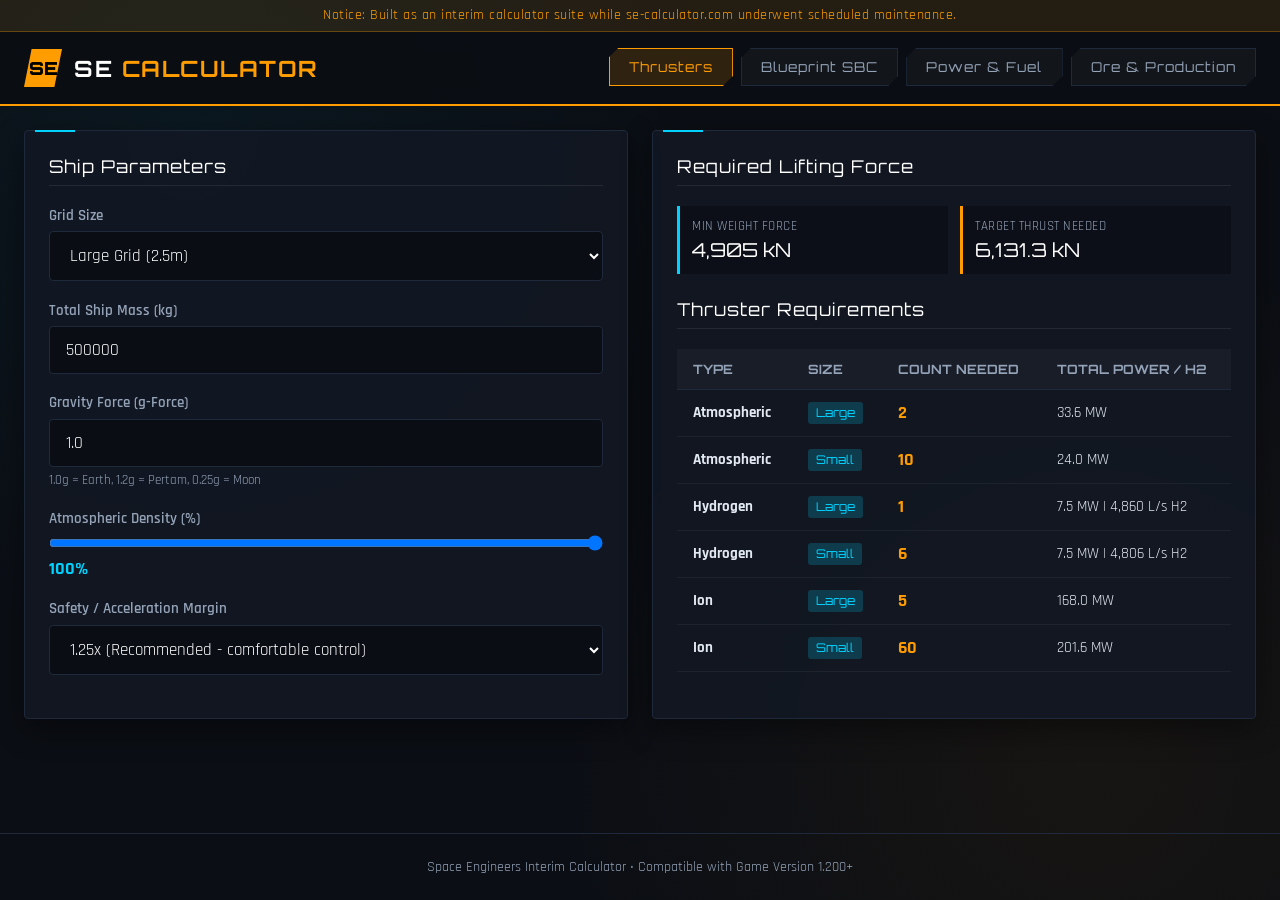
<file: index.htm>
<!DOCTYPE html>
<html lang="en">
<head>
    <meta charset="UTF-8">
    <meta name="viewport" content="width=device-width, initial-scale=1.0">
    <title>Space Engineers Calculator & Blueprint Analyzer</title>
    <link rel="preconnect" href="https://fonts.googleapis.com">
    <link rel="preconnect" href="https://fonts.gstatic.com" crossorigin>
    <link href="https://fonts.googleapis.com/css2?family=Orbitron:wght@400;600;800&family=Rajdhani:wght@500;600;700&display=swap" rel="stylesheet">
    <style>
        :root {
            --bg-dark: #0b0e14;
            --panel-bg: rgba(18, 24, 36, 0.85);
            --panel-border: #1e293b;
            --accent-orange: #ff9d00;
            --accent-cyan: #00d2ff;
            --accent-green: #10b981;
            --accent-red: #ef4444;
            --text-main: #e2e8f0;
            --text-muted: #94a3b8;
            --font-header: 'Orbitron', sans-serif;
            --font-body: 'Rajdhani', sans-serif;
        }

        * {
            box-sizing: border-box;
            margin: 0;
            padding: 0;
        }

        body {
            background-color: var(--bg-dark);
            background-image: 
                radial-gradient(circle at 15% 15%, rgba(0, 210, 255, 0.05) 0%, transparent 40%),
                radial-gradient(circle at 85% 85%, rgba(255, 157, 0, 0.05) 0%, transparent 40%);
            color: var(--text-main);
            font-family: var(--font-body);
            font-size: 18px;
            min-height: 100vh;
            display: flex;
            flex-direction: column;
        }

        /* Notice Banner */
        .interim-banner {
            background: rgba(255, 157, 0, 0.1);
            border-bottom: 1px solid rgba(255, 157, 0, 0.3);
            color: var(--accent-orange);
            text-align: center;
            padding: 0.4rem 1rem;
            font-size: 0.85rem;
            letter-spacing: 0.5px;
        }

        /* Header & Nav */
        header {
            background: rgba(11, 14, 20, 0.95);
            border-bottom: 2px solid var(--accent-orange);
            padding: 1rem 1.5rem;
            position: sticky;
            top: 0;
            z-index: 100;
            backdrop-filter: blur(10px);
            display: flex;
            justify-content: space-between;
            align-items: center;
            flex-wrap: wrap;
            gap: 1rem;
        }

        .brand {
            display: flex;
            align-items: center;
            gap: 0.75rem;
        }

        .brand-logo {
            width: 38px;
            height: 38px;
            background: var(--accent-orange);
            clip-path: polygon(20% 0%, 100% 0%, 80% 100%, 0% 100%);
            display: flex;
            align-items: center;
            justify-content: center;
            color: #000;
            font-weight: 900;
            font-family: var(--font-header);
        }

        .brand h1 {
            font-family: var(--font-header);
            font-size: 1.4rem;
            letter-spacing: 1.5px;
            color: #fff;
            text-transform: uppercase;
        }

        .brand h1 span {
            color: var(--accent-orange);
        }

        .nav-tabs {
            display: flex;
            gap: 0.5rem;
            overflow-x: auto;
            max-width: 100%;
            padding-bottom: 2px;
        }

        .tab-btn {
            background: rgba(255, 255, 255, 0.03);
            border: 1px solid var(--panel-border);
            color: var(--text-muted);
            padding: 0.6rem 1.2rem;
            font-family: var(--font-header);
            font-size: 0.85rem;
            letter-spacing: 1px;
            cursor: pointer;
            transition: all 0.2s ease;
            clip-path: polygon(10px 0, 100% 0, 100% calc(100% - 10px), calc(100% - 10px) 100%, 0 100%, 0 10px);
            white-space: nowrap;
        }

        .tab-btn:hover {
            border-color: var(--accent-cyan);
            color: #fff;
        }

        .tab-btn.active {
            background: rgba(255, 157, 0, 0.15);
            border-color: var(--accent-orange);
            color: var(--accent-orange);
        }

        /* Container & Grid */
        main {
            flex: 1;
            max-width: 1300px;
            width: 100%;
            margin: 0 auto;
            padding: 1.5rem;
        }

        .tab-content {
            display: none;
            animation: fadeIn 0.3s ease;
        }

        .tab-content.active {
            display: block;
        }

        @keyframes fadeIn {
            from { opacity: 0; transform: translateY(6px); }
            to { opacity: 1; transform: translateY(0); }
        }

        .grid-layout {
            display: grid;
            grid-template-columns: repeat(auto-fit, minmax(320px, 1fr));
            gap: 1.5rem;
        }

        /* Cards & Panels */
        .card {
            background: var(--panel-bg);
            border: 1px solid var(--panel-border);
            border-radius: 4px;
            padding: 1.5rem;
            position: relative;
            box-shadow: 0 10px 30px rgba(0,0,0,0.4);
        }

        .card::before {
            content: '';
            position: absolute;
            top: -1px;
            left: 10px;
            width: 40px;
            height: 2px;
            background: var(--accent-cyan);
        }

        .card-title {
            font-family: var(--font-header);
            font-size: 1.1rem;
            color: #fff;
            margin-bottom: 1.25rem;
            display: flex;
            align-items: center;
            justify-content: space-between;
            letter-spacing: 1px;
            border-bottom: 1px solid rgba(255,255,255,0.08);
            padding-bottom: 0.5rem;
        }

        /* Form Controls */
        .form-group {
            margin-bottom: 1.2rem;
        }

        .form-group label {
            display: block;
            font-size: 0.95rem;
            color: var(--text-muted);
            margin-bottom: 0.4rem;
            font-weight: 600;
        }

        .form-control, select {
            width: 100%;
            padding: 0.75rem 1rem;
            background: rgba(0, 0, 0, 0.4);
            border: 1px solid var(--panel-border);
            color: #fff;
            font-family: var(--font-body);
            font-size: 1.05rem;
            border-radius: 4px;
            transition: border-color 0.2s ease;
        }

        .form-control:focus, select:focus {
            outline: none;
            border-color: var(--accent-orange);
        }

        .btn {
            background: var(--accent-orange);
            color: #000;
            border: none;
            padding: 0.8rem 1.5rem;
            font-family: var(--font-header);
            font-size: 0.9rem;
            font-weight: 800;
            letter-spacing: 1px;
            cursor: pointer;
            width: 100%;
            transition: all 0.2s ease;
            text-transform: uppercase;
            clip-path: polygon(8px 0, 100% 0, 100% calc(100% - 8px), calc(100% - 8px) 100%, 0 100%, 0 8px);
        }

        .btn:hover {
            background: #ffae26;
            box-shadow: 0 0 15px rgba(255, 157, 0, 0.4);
        }

        .btn-secondary {
            background: rgba(0, 210, 255, 0.15);
            color: var(--accent-cyan);
            border: 1px solid var(--accent-cyan);
        }

        .btn-secondary:hover {
            background: rgba(0, 210, 255, 0.3);
            box-shadow: 0 0 15px rgba(0, 210, 255, 0.3);
        }

        /* File Upload Dropzone */
        .dropzone {
            border: 2px dashed var(--panel-border);
            padding: 2rem 1rem;
            text-align: center;
            border-radius: 4px;
            cursor: pointer;
            transition: all 0.2s ease;
            background: rgba(0,0,0,0.2);
        }

        .dropzone:hover, .dropzone.dragover {
            border-color: var(--accent-orange);
            background: rgba(255, 157, 0, 0.05);
        }

        .dropzone p {
            color: var(--text-muted);
            margin-top: 0.5rem;
            font-size: 0.9rem;
        }

        /* Results Display */
        .stat-grid {
            display: grid;
            grid-template-columns: repeat(2, 1fr);
            gap: 0.75rem;
            margin-bottom: 1.25rem;
        }

        .stat-box {
            background: rgba(0,0,0,0.3);
            border-left: 3px solid var(--accent-cyan);
            padding: 0.75rem;
        }

        .stat-label {
            font-size: 0.8rem;
            color: var(--text-muted);
            text-transform: uppercase;
            letter-spacing: 0.5px;
        }

        .stat-value {
            font-family: var(--font-header);
            font-size: 1.2rem;
            color: #fff;
            margin-top: 0.25rem;
        }

        /* Table Styling */
        .table-responsive {
            width: 100%;
            overflow-x: auto;
        }

        table {
            width: 100%;
            border-collapse: collapse;
            text-align: left;
            font-size: 0.95rem;
        }

        th {
            background: rgba(255, 255, 255, 0.03);
            color: var(--text-muted);
            font-family: var(--font-header);
            font-size: 0.8rem;
            padding: 0.75rem 1rem;
            border-bottom: 1px solid var(--panel-border);
            text-transform: uppercase;
        }

        td {
            padding: 0.75rem 1rem;
            border-bottom: 1px solid rgba(255,255,255,0.05);
        }

        tr:hover td {
            background: rgba(255, 157, 0, 0.03);
        }

        .badge {
            display: inline-block;
            padding: 0.2rem 0.5rem;
            font-size: 0.75rem;
            font-family: var(--font-header);
            border-radius: 3px;
        }

        .badge-orange { background: rgba(255, 157, 0, 0.2); color: var(--accent-orange); }
        .badge-cyan { background: rgba(0, 210, 255, 0.2); color: var(--accent-cyan); }
        .badge-green { background: rgba(16, 185, 129, 0.2); color: var(--accent-green); }

        footer {
            text-align: center;
            padding: 1.5rem;
            color: var(--text-muted);
            font-size: 0.85rem;
            border-top: 1px solid var(--panel-border);
            margin-top: 2rem;
        }

        /* Responsive Breakpoints */
        @media (max-width: 768px) {
            header {
                flex-direction: column;
                align-items: stretch;
            }
            .nav-tabs {
                justify-content: flex-start;
            }
            .stat-grid {
                grid-template-columns: 1fr;
            }
            main {
                padding: 1rem;
            }
        }
    </style>
</head>
<body>

    <div class="interim-banner">
        Notice: Built as an interim calculator suite while se-calculator.com underwent scheduled maintenance.
    </div>

    <header>
        <div class="brand">
            <div class="brand-logo">SE</div>
            <h1>SE <span>Calculator</span></h1>
        </div>
        <nav class="nav-tabs">
            <button class="tab-btn active" onclick="switchTab('thrusters')">Thrusters</button>
            <button class="tab-btn" onclick="switchTab('blueprint')">Blueprint SBC</button>
            <button class="tab-btn" onclick="switchTab('power')">Power & Fuel</button>
            <button class="tab-btn" onclick="switchTab('ore')">Ore & Production</button>
        </nav>
    </header>

    <main>
        <!-- TAB 1: THRUSTER CALCULATOR -->
        <section id="thrusters" class="tab-content active">
            <div class="grid-layout">
                <div class="card">
                    <div class="card-title">Ship Parameters</div>
                    
                    <div class="form-group">
                        <label>Grid Size</label>
                        <select id="th-grid-size" onchange="calculateThrusters()">
                            <option value="large">Large Grid (2.5m)</option>
                            <option value="small">Small Grid (0.5m)</option>
                        </select>
                    </div>

                    <div class="form-group">
                        <label>Total Ship Mass (kg)</label>
                        <input type="number" id="th-mass" class="form-control" value="500000" step="1000" oninput="calculateThrusters()">
                    </div>

                    <div class="form-group">
                        <label>Gravity Force (g-Force)</label>
                        <input type="number" id="th-gravity" class="form-control" value="1.0" step="0.1" min="0" oninput="calculateThrusters()">
                        <small style="color:var(--text-muted); font-size:0.8rem;">1.0g = Earth, 1.2g = Pertam, 0.25g = Moon</small>
                    </div>

                    <div class="form-group">
                        <label>Atmospheric Density (%)</label>
                        <input type="range" id="th-atmo" min="0" max="100" value="100" style="width:100%" oninput="document.getElementById('atmo-val').innerText = this.value + '%'; calculateThrusters()">
                        <span id="atmo-val" style="color:var(--accent-cyan); font-weight:bold;">100%</span>
                    </div>

                    <div class="form-group">
                        <label>Safety / Acceleration Margin</label>
                        <select id="th-margin" onchange="calculateThrusters()">
                            <option value="1.0">1.0x (Hover only - bare minimum)</option>
                            <option value="1.25" selected>1.25x (Recommended - comfortable control)</option>
                            <option value="1.5">1.5x (Agile maneuvering / steep climbs)</option>
                        </select>
                    </div>
                </div>

                <div class="card">
                    <div class="card-title">Required Lifting Force</div>
                    
                    <div class="stat-grid">
                        <div class="stat-box">
                            <div class="stat-label">Min Weight Force</div>
                            <div class="stat-value" id="res-min-force">0 kN</div>
                        </div>
                        <div class="stat-box" style="border-color:var(--accent-orange)">
                            <div class="stat-label">Target Thrust Needed</div>
                            <div class="stat-value" id="res-target-force">0 kN</div>
                        </div>
                    </div>

                    <div class="card-title" style="margin-top:1.5rem;">Thruster Requirements</div>
                    <div class="table-responsive">
                        <table>
                            <thead>
                                <tr>
                                    <th>Type</th>
                                    <th>Size</th>
                                    <th>Count Needed</th>
                                    <th>Total Power / H2</th>
                                </tr>
                            </thead>
                            <tbody id="thruster-results-body">
                            </tbody>
                        </table>
                    </div>
                </div>
            </div>
        </section>

        <!-- TAB 2: BLUEPRINT PARSER -->
        <section id="blueprint" class="tab-content">
            <div class="grid-layout">
                <div class="card">
                    <div class="card-title">Upload Blueprint (.sbc)</div>
                    <div class="dropzone" id="dropzone" onclick="document.getElementById('file-input').click()">
                        <div style="font-size:2rem; color:var(--accent-orange);">📁</div>
                        <strong>Click or Drag & Drop SBC File</strong>
                        <p>Found in %appdata%/SpaceEngineers/Blueprints</p>
                        <input type="file" id="file-input" accept=".sbc,.xml" style="display:none" onchange="handleFileSelect(event)">
                    </div>
                    <button class="btn btn-secondary" style="margin-top:1rem;" onclick="loadSampleBlueprint()">Load Demo Blueprint</button>
                </div>

                <div class="card" id="bp-summary-card" style="display:none;">
                    <div class="card-title">Ship Overview</div>
                    <div class="stat-grid">
                        <div class="stat-box">
                            <div class="stat-label">Grid Name</div>
                            <div class="stat-value" id="bp-name" style="font-size:1rem; color:var(--accent-orange)">-</div>
                        </div>
                        <div class="stat-box">
                            <div class="stat-label">Grid Type</div>
                            <div class="stat-value" id="bp-grid-type">-</div>
                        </div>
                        <div class="stat-box">
                            <div class="stat-label">Total Blocks</div>
                            <div class="stat-value" id="bp-blocks">0</div>
                        </div>
                        <div class="stat-box">
                            <div class="stat-label">Est. PCU</div>
                            <div class="stat-value" id="bp-pcu">0</div>
                        </div>
                    </div>
                </div>
            </div>

            <div class="card" id="bp-details-card" style="margin-top:1.5rem; display:none;">
                <div class="card-title">Estimated Ingot Production Cost</div>
                <div class="table-responsive">
                    <table>
                        <thead>
                            <tr>
                                <th>Ingot / Material</th>
                                <th>Quantity Required</th>
                            </tr>
                        </thead>
                        <tbody id="bp-materials-body">
                        </tbody>
                    </table>
                </div>
            </div>
        </section>

        <!-- TAB 3: POWER & FUEL -->
        <section id="power" class="tab-content">
            <div class="grid-layout">
                <div class="card">
                    <div class="card-title">Power Generators</div>
                    <div class="form-group">
                        <label>Small Reactors</label>
                        <input type="number" id="pwr-sm-react" class="form-control" value="2" min="0" oninput="calcPower()">
                    </div>
                    <div class="form-group">
                        <label>Large Reactors</label>
                        <input type="number" id="pwr-lg-react" class="form-control" value="0" min="0" oninput="calcPower()">
                    </div>
                    <div class="form-group">
                        <label>Batteries</label>
                        <input type="number" id="pwr-batteries" class="form-control" value="4" min="0" oninput="calcPower()">
                    </div>
                    <div class="form-group">
                        <label>Hydrogen Engines</label>
                        <input type="number" id="pwr-h2-eng" class="form-control" value="1" min="0" oninput="calcPower()">
                    </div>
                </div>

                <div class="card">
                    <div class="card-title">Power Balance & Output</div>
                    <div class="stat-grid">
                        <div class="stat-box">
                            <div class="stat-label">Max Power Output</div>
                            <div class="stat-value" id="pwr-max-out">0 MW</div>
                        </div>
                        <div class="stat-box" style="border-color:var(--accent-orange)">
                            <div class="stat-label">Stored Battery Energy</div>
                            <div class="stat-value" id="pwr-stored">0 MWh</div>
                        </div>
                    </div>
                    <div class="form-group" style="margin-top:1rem;">
                        <label>Simulated Power Draw (MW)</label>
                        <input type="number" id="pwr-draw" class="form-control" value="12" step="0.5" oninput="calcPower()">
                    </div>
                    <div style="background:rgba(0,0,0,0.3); padding:1rem; border-radius:4px;" id="pwr-runtime-box">
                        <div style="color:var(--text-muted); font-size:0.85rem;">ESTIMATED BATTERY RUNTIME</div>
                        <div style="font-family:var(--font-header); font-size:1.4rem; color:var(--accent-green); margin-top:0.25rem;" id="pwr-runtime">Infinite / Stable</div>
                    </div>
                </div>
            </div>
        </section>

        <!-- TAB 4: ORE & PRODUCTION -->
        <section id="ore" class="tab-content">
            <div class="card">
                <div class="card-title">Component to Raw Ore Converter</div>
                <div class="grid-layout">
                    <div class="form-group">
                        <label>Steel Plates</label>
                        <input type="number" class="form-control comp-input" data-comp="SteelPlate" value="1000" oninput="calcOreRequirements()">
                    </div>
                    <div class="form-group">
                        <label>Construction Components</label>
                        <input type="number" class="form-control comp-input" data-comp="Construction" value="500" oninput="calcOreRequirements()">
                    </div>
                    <div class="form-group">
                        <label>Motors</label>
                        <input type="number" class="form-control comp-input" data-comp="Motor" value="100" oninput="calcOreRequirements()">
                    </div>
                    <div class="form-group">
                        <label>Computers</label>
                        <input type="number" class="form-control comp-input" data-comp="Computer" value="150" oninput="calcOreRequirements()">
                    </div>
                </div>

                <div class="card-title" style="margin-top:2rem;">Required Raw Ores</div>
                <div class="table-responsive">
                    <table>
                        <thead>
                            <tr>
                                <th>Ore Type</th>
                                <th>Raw Ore Needed (kg)</th>
                                <th>Ingot Yield (kg)</th>
                            </tr>
                        </thead>
                        <tbody id="ore-results-body">
                        </tbody>
                    </table>
                </div>
            </div>
        </section>
    </main>

    <footer>
        Space Engineers Interim Calculator &bull; Compatible with Game Version 1.200+
    </footer>

    <script>
        // --- GAME DATA SPECIFICATIONS ---
        const THRUSTERS = {
            large: [
                { name: 'Atmospheric', size: 'Large', thrust: 5400, power: 16.8, type: 'atmo' },
                { name: 'Atmospheric', size: 'Small', thrust: 648, power: 2.4, type: 'atmo' },
                { name: 'Hydrogen', size: 'Large', thrust: 7200, power: 7.5, h2: 4860, type: 'h2' },
                { name: 'Hydrogen', size: 'Small', thrust: 1080, power: 1.25, h2: 801, type: 'h2' },
                { name: 'Ion', size: 'Large', thrust: 4320, power: 33.6, type: 'ion' },
                { name: 'Ion', size: 'Small', thrust: 345.6, power: 3.36, type: 'ion' }
            ],
            small: [
                { name: 'Atmospheric', size: 'Large', thrust: 576, power: 2.4, type: 'atmo' },
                { name: 'Atmospheric', size: 'Small', thrust: 96, power: 0.2, type: 'atmo' },
                { name: 'Hydrogen', size: 'Large', thrust: 480, power: 0.6, h2: 386, type: 'h2' },
                { name: 'Hydrogen', size: 'Small', thrust: 98.4, power: 0.125, h2: 80, type: 'h2' },
                { name: 'Ion', size: 'Large', thrust: 172.8, power: 2.4, type: 'ion' },
                { name: 'Ion', size: 'Small', thrust: 14.4, power: 0.2, type: 'ion' }
            ]
        };

        const COMPONENT_RECIPES = {
            SteelPlate: { Iron: 21 },
            Construction: { Iron: 8, Silicon: 2 },
            Motor: { Iron: 12, Nickel: 5, Silicon: 3 },
            Computer: { Iron: 0.5, Silicon: 0.2, Copper: 1 }
        };

        // --- NAVIGATION ---
        function switchTab(tabId) {
            document.querySelectorAll('.tab-btn').forEach(btn => btn.classList.remove('active'));
            document.querySelectorAll('.tab-content').forEach(content => content.classList.remove('active'));
            
            event.target.classList.add('active');
            document.getElementById(tabId).classList.add('active');
        }

        // --- THRUSTER CALCULATOR ---
        function calculateThrusters() {
            const grid = document.getElementById('th-grid-size').value;
            const mass = parseFloat(document.getElementById('th-mass').value) || 0;
            const gravity = parseFloat(document.getElementById('th-gravity').value) || 0;
            const atmoDensity = (parseFloat(document.getElementById('th-atmo').value) || 0) / 100;
            const margin = parseFloat(document.getElementById('th-margin').value) || 1.0;

            const weightForce = mass * gravity * 9.81 / 1000;
            const targetForce = weightForce * margin;

            document.getElementById('res-min-force').innerText = weightForce.toLocaleString(undefined, {maximumFractionDigits:1}) + ' kN';
            document.getElementById('res-target-force').innerText = targetForce.toLocaleString(undefined, {maximumFractionDigits:1}) + ' kN';

            const tbody = document.getElementById('thruster-results-body');
            tbody.innerHTML = '';

            THRUSTERS[grid].forEach(th => {
                let effThrust = th.thrust;
                if (th.type === 'atmo') {
                    effThrust = th.thrust * atmoDensity;
                } else if (th.type === 'ion') {
                    effThrust = th.thrust * Math.max(0.2, 1.0 - (0.7 * atmoDensity));
                }

                const count = effThrust > 0 ? Math.ceil(targetForce / effThrust) : 0;
                const totalPwr = (count * th.power).toFixed(1);
                const extraResource = th.h2 ? ` | ${(count * th.h2).toLocaleString()} L/s H2` : '';

                const tr = document.createElement('tr');
                tr.innerHTML = `
                    <td><strong>${th.name}</strong></td>
                    <td><span class="badge badge-cyan">${th.size}</span></td>
                    <td><strong style="color:var(--accent-orange); font-size:1.1rem;">${count}</strong></td>
                    <td>${totalPwr} MW${extraResource}</td>
                `;
                tbody.appendChild(tr);
            });
        }

        // --- BLUEPRINT PARSER ---
        function handleFileSelect(evt) {
            const file = evt.target.files[0];
            if (file) parseSBC(file);
        }

        function parseSBC(file) {
            const reader = new FileReader();
            reader.onload = function(e) {
                const text = e.target.result;
                const parser = new DOMParser();
                const xmlDoc = parser.parseFromString(text, "text/xml");

                const gridName = xmlDoc.querySelector('CubeGrid > DisplayName')?.textContent || file.name.replace('.sbc', '');
                const gridClass = xmlDoc.querySelector('GridSizeEnum')?.textContent || 'Large';
                const blocks = xmlDoc.querySelectorAll('MyObjectBuilder_CubeBlock');

                document.getElementById('bp-name').innerText = gridName;
                document.getElementById('bp-grid-type').innerText = gridClass + ' Grid';
                document.getElementById('bp-blocks').innerText = blocks.length.toLocaleString();
                document.getElementById('bp-pcu').innerText = (blocks.length * 15).toLocaleString();

                document.getElementById('bp-summary-card').style.display = 'block';
                document.getElementById('bp-details-card').style.display = 'block';

                const matBody = document.getElementById('bp-materials-body');
                matBody.innerHTML = `
                    <tr><td>Iron Ingot</td><td>${(blocks.length * 1250).toLocaleString()} kg</td></tr>
                    <tr><td>Nickel Ingot</td><td>${(blocks.length * 180).toLocaleString()} kg</td></tr>
                    <tr><td>Silicon Ingot</td><td>${(blocks.length * 95).toLocaleString()} kg</td></tr>
                `;
            };
            reader.readAsText(file);
        }

        function loadSampleBlueprint() {
            document.getElementById('bp-name').innerText = 'Corvette_Frigate_v2';
            document.getElementById('bp-grid-type').innerText = 'Large Grid';
            document.getElementById('bp-blocks').innerText = '1,420';
            document.getElementById('bp-pcu').innerText = '18,650';

            document.getElementById('bp-summary-card').style.display = 'block';
            document.getElementById('bp-details-card').style.display = 'block';

            document.getElementById('bp-materials-body').innerHTML = `
                <tr><td>Iron Ingot</td><td>1,775,000 kg</td></tr>
                <tr><td>Nickel Ingot</td><td>255,600 kg</td></tr>
                <tr><td>Silicon Ingot</td><td>134,900 kg</td></tr>
                <tr><td>Uranium Ingot</td><td>45 kg</td></tr>
            `;
        }

        // --- POWER CALCULATOR ---
        function calcPower() {
            const smReact = parseInt(document.getElementById('pwr-sm-react').value) || 0;
            const lgReact = parseInt(document.getElementById('pwr-lg-react').value) || 0;
            const batts = parseInt(document.getElementById('pwr-batteries').value) || 0;
            const h2Eng = parseInt(document.getElementById('pwr-h2-eng').value) || 0;
            const draw = parseFloat(document.getElementById('pwr-draw').value) || 0;

            const maxOut = (smReact * 15) + (lgReact * 300) + (batts * 12) + (h2Eng * 5);
            const storedEnergy = batts * 3;

            document.getElementById('pwr-max-out').innerText = maxOut + ' MW';
            document.getElementById('pwr-stored').innerText = storedEnergy + ' MWh';

            const runtimeEl = document.getElementById('pwr-runtime');
            const genWithoutBatt = (smReact * 15) + (lgReact * 300) + (h2Eng * 5);

            if (draw <= genWithoutBatt) {
                runtimeEl.innerText = 'Infinite (Generators covering load)';
                runtimeEl.style.color = 'var(--accent-green)';
            } else if (draw <= maxOut) {
                const deficit = draw - genWithoutBatt;
                const hours = storedEnergy / deficit;
                const mins = Math.round(hours * 60);
                runtimeEl.innerText = `${mins} Minutes (Battery Drain)`;
                runtimeEl.style.color = 'var(--accent-orange)';
            } else {
                runtimeEl.innerText = 'OVERLOAD! Power demand exceeds grid capacity';
                runtimeEl.style.color = 'var(--accent-red)';
            }
        }

        // --- ORE & PRODUCTION CALCULATOR ---
        function calcOreRequirements() {
            let totalIron = 0;
            let totalSilicon = 0;
            let totalNickel = 0;

            document.querySelectorAll('.comp-input').forEach(input => {
                const qty = parseFloat(input.value) || 0;
                const type = input.dataset.comp;
                const recipe = COMPONENT_RECIPES[type];
                if (recipe) {
                    if (recipe.Iron) totalIron += recipe.Iron * qty;
                    if (recipe.Silicon) totalSilicon += recipe.Silicon * qty;
                    if (recipe.Nickel) totalNickel += recipe.Nickel * qty;
                }
            });

            const tbody = document.getElementById('ore-results-body');
            tbody.innerHTML = `
                <tr>
                    <td><strong>Iron Ore</strong></td>
                    <td>${(totalIron / 0.7).toLocaleString(undefined, {maximumFractionDigits:0})} kg</td>
                    <td>${totalIron.toLocaleString()} kg Ingot</td>
                </tr>
                <tr>
                    <td><strong>Silicon Ore</strong></td>
                    <td>${(totalSilicon / 0.7).toLocaleString(undefined, {maximumFractionDigits:0})} kg</td>
                    <td>${totalSilicon.toLocaleString()} kg Ingot</td>
                </tr>
                <tr>
                    <td><strong>Nickel Ore</strong></td>
                    <td>${(totalNickel / 0.4).toLocaleString(undefined, {maximumFractionDigits:0})} kg</td>
                    <td>${totalNickel.toLocaleString()} kg Ingot</td>
                </tr>
            `;
        }

        window.onload = function() {
            calculateThrusters();
            calcPower();
            calcOreRequirements();
        };
    </script>
</body>
</html>
</file>
